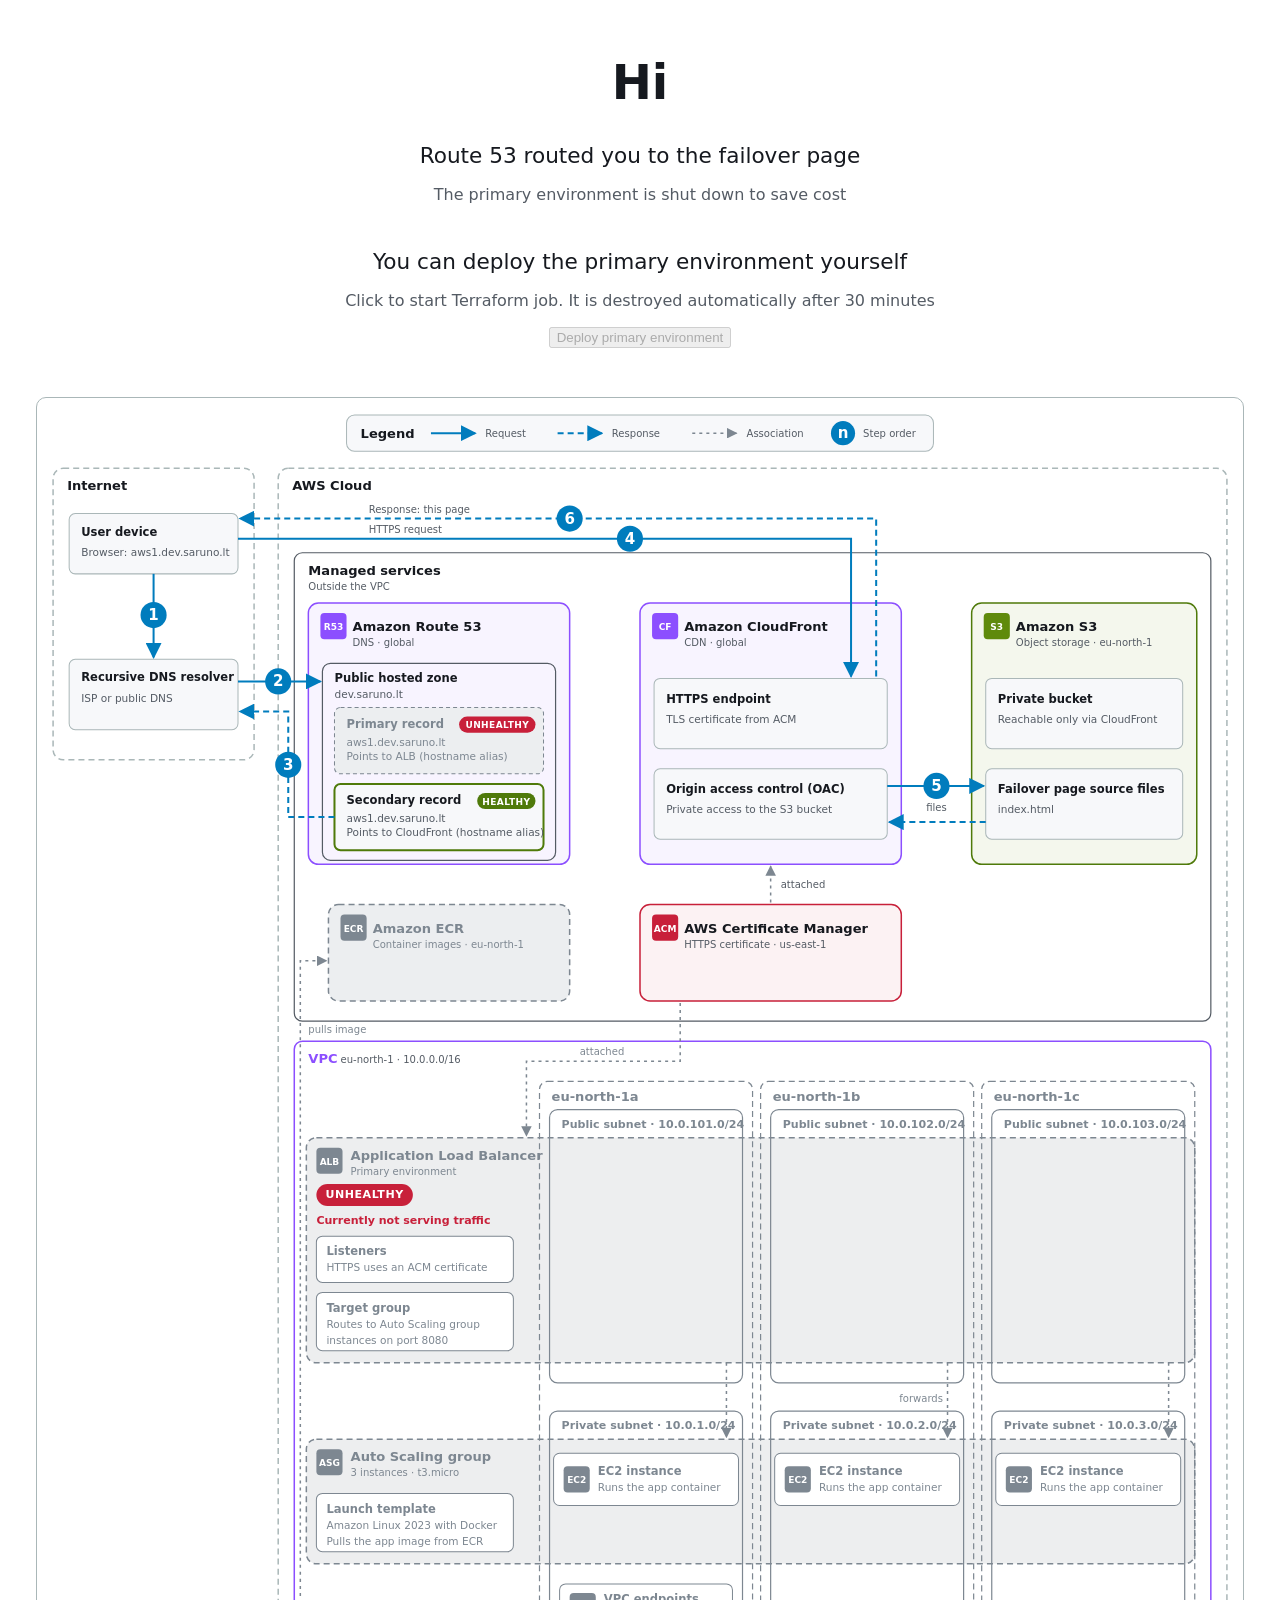
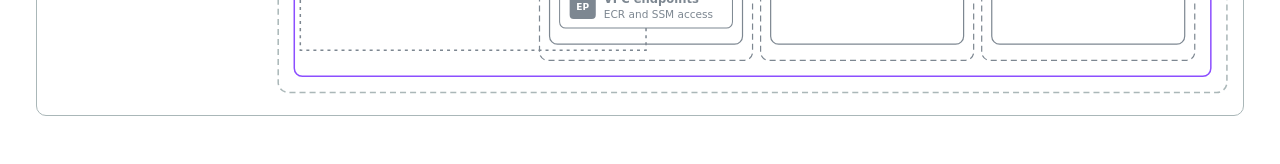
<file: terraform/persistent/content/failover/index.html>
<!doctype html>
<html lang="en">
<head>
  <meta charset="utf-8">
  <meta name="viewport" content="width=device-width, initial-scale=1">
  <title>Route 53 failover page</title>
  <style>
    :root {
      --bg: #ffffff; --fg: #16191f; --sub: #545b64; --card: #f7f8fa; --line: #aab7b8;
      --accent: #007cbd; --mute: #7d8791; --off-fill: #eceef0;
      --purple: #8c4fff; --green: #4f7a0a; --red: #c8203a;
    }
    @media (prefers-color-scheme: dark) {
      :root {
        --bg: #0f1419; --fg: #e8eaed; --sub: #a0a8b0; --card: #1a212a; --line: #3a4550;
        --accent: #4db3e6; --mute: #8a949e; --off-fill: #232a31;
        --purple: #a98bff; --green: #9bc53d; --red: #ff6b81;
      }
    }
    * { box-sizing: border-box; }
    body { margin: 0; background: var(--bg); color: var(--fg); font-family: system-ui, -apple-system, "Segoe UI", Helvetica, Arial, sans-serif; line-height: 1.5; }
    main { max-width: 1240px; margin: 0 auto; padding: 32px 16px 48px; }
    .intro { max-width: 40rem; margin: 0 auto; padding: 24px 0 8px; text-align: center; }
    h1 { font-size: 3rem; line-height: 1.1; margin: 0 0 32px; }
    .intro section { margin: 0 0 40px; }
    .intro p { margin: 0 0 12px; }
    .key { font-size: 1.35rem; line-height: 1.4; }
    .note { color: var(--sub); text-wrap: balance; }
    .scroll { overflow-x: auto; border: 1px solid var(--line); border-radius: 10px; background: var(--bg); }
    svg { display: block; width: 100%; min-width: 900px; height: auto; }

    /* SVG theme classes */
    .zone { fill: none; stroke: var(--line); stroke-width: 1.5; stroke-dasharray: 6 4; }
    .sect { fill: none; stroke: var(--sub); stroke-width: 1.2; }
    .vpc { fill: none; stroke: var(--purple); stroke-width: 1.5; }
    .vpc-t { fill: var(--purple); font-size: 13px; font-weight: 700; }
    .grp-purple { fill: var(--purple); fill-opacity: .06; stroke: var(--purple); stroke-width: 1.5; }
    .grp-green  { fill: #5f8a0c; fill-opacity: .07; stroke: var(--green); stroke-width: 1.5; }
    .grp-red    { fill: var(--red); fill-opacity: .06; stroke: var(--red); stroke-width: 1.5; }
    .grp-off    { fill: var(--off-fill); stroke: var(--mute); stroke-width: 1.5; stroke-dasharray: 6 4; }
    .card { fill: var(--card); stroke: var(--line); stroke-width: 1; }
    .card-on { fill: var(--card); stroke: var(--green); stroke-width: 2; }
    .card-off { fill: var(--off-fill); stroke: var(--mute); stroke-width: 1; stroke-dasharray: 4 3; }
    .az-off { fill: none; stroke: var(--mute); stroke-width: 1.2; stroke-dasharray: 6 4; }
    .sn { fill: var(--mute); font-size: 11px; font-weight: 700; }
    .span-off { fill: var(--mute); fill-opacity: .14; stroke: var(--mute); stroke-width: 1.5; stroke-dasharray: 6 4; }
    .card-ec2 { fill: var(--bg); stroke: var(--mute); stroke-width: 1; }
    .sub-off { fill: none; stroke: var(--mute); stroke-width: 1.2; }
    .hz { fill: none; stroke: var(--sub); stroke-width: 1.2; }
    .chip-purple { fill: var(--purple); } .chip-green { fill: #5f8a0c; } .chip-red { fill: var(--red); } .chip-off { fill: var(--mute); }
    .chip-t { fill: #fff; font-size: 9px; font-weight: 700; text-anchor: middle; }
    .gh { fill: var(--fg); font-size: 13px; font-weight: 700; }
    .gh-off { fill: var(--mute); font-size: 13px; font-weight: 700; }
    .gs { fill: var(--sub); font-size: 10px; }
    .gs-off { fill: var(--mute); font-size: 10px; }
    .ct { fill: var(--fg); font-size: 11.5px; font-weight: 700; }
    .ct-off { fill: var(--mute); font-size: 11.5px; font-weight: 700; }
    .cs { fill: var(--sub); font-size: 10.5px; }
    .cs-off { fill: var(--mute); font-size: 10.5px; }
    .st-on { fill: var(--green); font-size: 10px; font-weight: 700; text-anchor: end; }
    .st-off { fill: var(--mute); font-size: 10px; font-weight: 700; text-anchor: end; }
    .down-pill { fill: #c8203a; }
    .ok-pill { fill: #4f7a0a; }
    .pill-t { fill: #fff; font-size: 9px; font-weight: 700; text-anchor: middle; dominant-baseline: central; letter-spacing: .4px; }
    .down-t { fill: #fff; font-size: 11px; font-weight: 700; text-anchor: middle; dominant-baseline: central; letter-spacing: .5px; }
    .down-note { fill: var(--red); font-size: 11px; font-weight: 700; }
    .lbl { fill: var(--sub); font-size: 10px; text-anchor: middle; }
    .lbl-l { fill: var(--sub); font-size: 10px; }
    .lbl-off { fill: var(--mute); font-size: 10px; }
    .req  { stroke: var(--accent); stroke-width: 2; fill: none; }
    .resp { stroke: var(--accent); stroke-width: 2; fill: none; stroke-dasharray: 6 4; }
    .ref  { stroke: var(--mute); stroke-width: 1.5; fill: none; stroke-dasharray: 3 4; }
    .ref-on { stroke: var(--green); stroke-width: 2; fill: none; stroke-dasharray: 3 4; }
    .m-acc { fill: var(--accent); } .m-mute { fill: var(--mute); } .m-on { fill: var(--green); }
    .badge { fill: var(--accent); }
    .badge-t { fill: #fff; font-size: 15px; font-weight: 700; text-anchor: middle; dominant-baseline: central; }
  </style>
</head>
<body>
<main>
  <div class="intro">
    <h1>Hi</h1>

    <section>
      <p class="key">Route 53 routed you to the failover page</p>
      <p class="note">The primary environment is shut down to save cost</p>
    </section>

    <section>
      <p class="key">You can deploy the primary environment yourself</p>
      <p class="note">Click to start Terraform job. It is destroyed automatically after 30 minutes</p>
      <p><button type="button" disabled>Deploy primary environment</button></p>
    </section>
  </div>

  <div class="scroll">
  <svg viewBox="0 0 1200 1310" role="img" aria-labelledby="dg-title dg-desc">
    <title id="dg-title">Request path from a user's device to the Route 53 failover page</title>
    <desc id="dg-desc">The device asks a DNS resolver, which queries Route 53. The primary record points to the Application Load Balancer in the VPC, which is currently shut down. Behind it, shown greyed out, the VPC spans three availability zones, each with a public subnet and a private subnet. The load balancer, with its listeners and target group and its HTTPS certificate from ACM, spans the public subnets and forwards to one EC2 instance per zone in an Auto Scaling group, which is defined by a launch template. The instances pull their container image from ECR through VPC endpoints. Because the primary environment is shut down, the secondary record to CloudFront is used. The device connects to CloudFront over HTTPS using an ACM certificate. CloudFront uses origin access control to fetch the failover page files from a private S3 bucket.</desc>
    <defs>
      <marker id="a-acc" viewBox="0 0 10 10" refX="9" refY="5" markerWidth="8" markerHeight="8" orient="auto-start-reverse"><path d="M0 0 L10 5 L0 10 z" class="m-acc"/></marker>
      <marker id="a-mute" viewBox="0 0 10 10" refX="9" refY="5" markerWidth="7" markerHeight="7" orient="auto-start-reverse"><path d="M0 0 L10 5 L0 10 z" class="m-mute"/></marker>
      <marker id="a-on" viewBox="0 0 10 10" refX="9" refY="5" markerWidth="8" markerHeight="8" orient="auto-start-reverse"><path d="M0 0 L10 5 L0 10 z" class="m-on"/></marker>
    </defs>

    <!-- ===== Legend ===== -->
    <g transform="translate(-292 11)">
    <rect class="card" x="600" y="6" width="584" height="36" rx="8"/>
    <text class="gh" x="614" y="24" style="dominant-baseline:central">Legend</text>
    <path class="req" d="M684 24 H728" marker-end="url(#a-acc)"/>
    <text class="lbl-l" x="738" y="24" style="dominant-baseline:central">Request</text>
    <path class="resp" d="M810 24 H854" marker-end="url(#a-acc)"/>
    <text class="lbl-l" x="864" y="24" style="dominant-baseline:central">Response</text>
    <path class="ref" d="M944 24 H988" marker-end="url(#a-mute)"/>
    <text class="lbl-l" x="998" y="24" style="dominant-baseline:central">Association</text>
    <circle class="badge" cx="1094" cy="24" r="12"/>
    <text class="badge-t" x="1094" y="24" >n</text>
    <text class="lbl-l" x="1114" y="24" style="dominant-baseline:central">Step order</text>
    </g>

    <g transform="translate(0 20)">

    <!-- ===== Boundaries ===== -->
    <rect class="zone" x="16" y="50" width="200" height="290" rx="10"/>
    <text class="gh" x="30" y="72">Internet</text>
    <rect class="zone" x="240" y="50" width="944" height="1218" rx="10"/>
    <text class="gh" x="254" y="72">AWS Cloud</text>

    <!-- Managed services section -->
    <rect class="sect" x="256" y="134" width="912" height="466" rx="8"/>
    <text class="gh" x="270" y="156">Managed services</text>
    <text class="gs" x="270" y="171">Outside the VPC</text>

    <!-- VPC section -->
    <rect class="vpc" x="256" y="620" width="912" height="632" rx="8"/>
    <text class="vpc-t" x="270" y="642">VPC</text>
    <text class="gs" x="302" y="642">eu-north-1 · 10.0.0.0/16</text>

    <!-- ===== Internet ===== -->
    <rect class="card" x="32" y="95" width="168" height="60" rx="6"/>
    <text class="ct" x="44" y="117">User device</text>
    <text class="cs" x="44" y="137">Browser: aws1.dev.saruno.lt</text>

    <rect class="card" x="32" y="240" width="168" height="70" rx="6"/>
    <text class="ct" x="44" y="262">Recursive DNS resolver</text>
    <text class="cs" x="44" y="282">ISP or public DNS</text>

    <!-- ===== Route 53 ===== -->
    <rect class="grp-purple" x="270" y="184" width="260" height="260" rx="10"/>
    <rect class="chip-purple" x="282" y="194" width="26" height="26" rx="4"/>
    <text class="chip-t" x="295" y="211">R53</text>
    <text class="gh" x="314" y="212">Amazon Route 53</text>
    <text class="gs" x="314" y="227">DNS · global</text>

    <rect class="hz" x="284" y="244" width="232" height="196" rx="8"/>
    <text class="ct" x="296" y="263">Public hosted zone</text>
    <text class="cs" x="296" y="279">dev.saruno.lt</text>

    <rect class="card-off" x="296" y="288" width="208" height="66" rx="6"/>
    <text class="ct-off" x="308" y="308">Primary record</text>
    <rect class="down-pill" x="420" y="297" width="76" height="16" rx="8"/>
    <text class="pill-t" x="458" y="305.5">UNHEALTHY</text>
    <text class="cs-off" x="308" y="326">aws1.dev.saruno.lt</text>
    <text class="cs-off" x="308" y="340">Points to ALB (hostname alias)</text>

    <rect class="card-on" x="296" y="364" width="208" height="66" rx="6"/>
    <text class="ct" x="308" y="384">Secondary record</text>
    <rect class="ok-pill" x="438" y="373" width="58" height="16" rx="8"/>
    <text class="pill-t" x="467" y="381.5">HEALTHY</text>
    <text class="cs" x="308" y="402">aws1.dev.saruno.lt</text>
    <text class="cs" x="308" y="416">Points to CloudFront (hostname alias)</text>

    <!-- ===== CloudFront ===== -->
    <rect class="grp-purple" x="600" y="184" width="260" height="260" rx="10"/>
    <rect class="chip-purple" x="612" y="194" width="26" height="26" rx="4"/>
    <text class="chip-t" x="625" y="211">CF</text>
    <text class="gh" x="644" y="212">Amazon CloudFront</text>
    <text class="gs" x="644" y="227">CDN · global</text>

    <rect class="card" x="614" y="259" width="232" height="70" rx="6"/>
    <text class="ct" x="626" y="283">HTTPS endpoint</text>
    <text class="cs" x="626" y="303">TLS certificate from ACM</text>

    <rect class="card" x="614" y="349" width="232" height="70" rx="6"/>
    <text class="ct" x="626" y="373">Origin access control (OAC)</text>
    <text class="cs" x="626" y="393">Private access to the S3 bucket</text>

    <!-- ===== S3 ===== -->
    <rect class="grp-green" x="930" y="184" width="224" height="260" rx="10"/>
    <rect class="chip-green" x="942" y="194" width="26" height="26" rx="4"/>
    <text class="chip-t" x="955" y="211">S3</text>
    <text class="gh" x="974" y="212">Amazon S3</text>
    <text class="gs" x="974" y="227">Object storage · eu-north-1</text>

    <rect class="card" x="944" y="259" width="196" height="70" rx="6"/>
    <text class="ct" x="956" y="283">Private bucket</text>
    <text class="cs" x="956" y="303">Reachable only via CloudFront</text>

    <rect class="card" x="944" y="349" width="196" height="70" rx="6"/>
    <text class="ct" x="956" y="373">Failover page source files</text>
    <text class="cs" x="956" y="393">index.html</text>

    <!-- ===== ACM ===== -->
    <rect class="grp-red" x="600" y="484" width="260" height="96" rx="10"/>
    <rect class="chip-red" x="612" y="494" width="26" height="26" rx="4"/>
    <text class="chip-t" x="625" y="511">ACM</text>
    <text class="gh" x="644" y="512">AWS Certificate Manager</text>
    <text class="gs" x="644" y="527">HTTPS certificate · us-east-1</text>

    <!-- ===== Behind the ALB (in VPC): three AZs, greyed out, inactive ===== -->
    <rect class="az-off" x="500" y="660" width="212" height="576" rx="8"/>
    <text class="gh-off" x="512" y="680">eu-north-1a</text>
    <rect class="sub-off" x="510" y="688" width="192" height="272" rx="8"/>
    <text class="sn" x="522" y="706">Public subnet · 10.0.101.0/24</text>
    <rect class="sub-off" x="510" y="988" width="192" height="232" rx="8"/>
    <text class="sn" x="522" y="1006">Private subnet · 10.0.1.0/24</text>
    <rect class="az-off" x="720" y="660" width="212" height="576" rx="8"/>
    <text class="gh-off" x="732" y="680">eu-north-1b</text>
    <rect class="sub-off" x="730" y="688" width="192" height="272" rx="8"/>
    <text class="sn" x="742" y="706">Public subnet · 10.0.102.0/24</text>
    <rect class="sub-off" x="730" y="988" width="192" height="232" rx="8"/>
    <text class="sn" x="742" y="1006">Private subnet · 10.0.2.0/24</text>
    <rect class="az-off" x="940" y="660" width="212" height="576" rx="8"/>
    <text class="gh-off" x="952" y="680">eu-north-1c</text>
    <rect class="sub-off" x="950" y="688" width="192" height="272" rx="8"/>
    <text class="sn" x="962" y="706">Public subnet · 10.0.103.0/24</text>
    <rect class="sub-off" x="950" y="988" width="192" height="232" rx="8"/>
    <text class="sn" x="962" y="1006">Private subnet · 10.0.3.0/24</text>

    <!-- ALB: one bar across the public subnets, with its details inside -->
    <rect class="span-off" x="268" y="716" width="884" height="224" rx="10"/>
    <rect class="chip-off" x="278" y="726" width="26" height="26" rx="4"/>
    <text class="chip-t" x="291" y="743">ALB</text>
    <text class="gh-off" x="312" y="738">Application Load Balancer</text>
    <text class="gs-off" x="312" y="753">Primary environment</text>
    <rect class="down-pill" x="278" y="762" width="96" height="22" rx="11"/>
    <text class="down-t" x="326" y="773">UNHEALTHY</text>
    <text class="down-note" x="278" y="802">Currently not serving traffic</text>

    <rect class="card-ec2" x="278" y="814" width="196" height="46" rx="6"/>
    <text class="ct-off" x="288" y="833">Listeners</text>
    <text class="cs-off" x="288" y="849">HTTPS uses an ACM certificate</text>

    <rect class="card-ec2" x="278" y="870" width="196" height="58" rx="6"/>
    <text class="ct-off" x="288" y="889">Target group</text>
    <text class="cs-off" x="288" y="905">Routes to Auto Scaling group</text>
    <text class="cs-off" x="288" y="921">instances on port 8080</text>

    <!-- ASG: one bar across the private subnets, with its details inside -->
    <rect class="span-off" x="268" y="1016" width="884" height="124" rx="10"/>
    <rect class="chip-off" x="278" y="1026" width="26" height="26" rx="4"/>
    <text class="chip-t" x="291" y="1043">ASG</text>
    <text class="gh-off" x="312" y="1038">Auto Scaling group</text>
    <text class="gs-off" x="312" y="1053">3 instances · t3.micro</text>

    <rect class="card-ec2" x="278" y="1070" width="196" height="58" rx="6"/>
    <text class="ct-off" x="288" y="1089">Launch template</text>
    <text class="cs-off" x="288" y="1105">Amazon Linux 2023 with Docker</text>
    <text class="cs-off" x="288" y="1121">Pulls the app image from ECR</text>

    <rect class="card-ec2" x="514" y="1030" width="184" height="52" rx="6"/>
    <rect class="chip-off" x="524" y="1043" width="26" height="26" rx="4"/>
    <text class="chip-t" x="537" y="1060">EC2</text>
    <text class="ct-off" x="558" y="1052">EC2 instance</text>
    <text class="cs-off" x="558" y="1068">Runs the app container</text>
    <rect class="card-ec2" x="734" y="1030" width="184" height="52" rx="6"/>
    <rect class="chip-off" x="744" y="1043" width="26" height="26" rx="4"/>
    <text class="chip-t" x="757" y="1060">EC2</text>
    <text class="ct-off" x="778" y="1052">EC2 instance</text>
    <text class="cs-off" x="778" y="1068">Runs the app container</text>
    <rect class="card-ec2" x="954" y="1030" width="184" height="52" rx="6"/>
    <rect class="chip-off" x="964" y="1043" width="26" height="26" rx="4"/>
    <text class="chip-t" x="977" y="1060">EC2</text>
    <text class="ct-off" x="998" y="1052">EC2 instance</text>
    <text class="cs-off" x="998" y="1068">Runs the app container</text>

    <!-- VPC endpoints (AZ a only) -->
    <rect class="card-ec2" x="520" y="1160" width="172" height="44" rx="6"/>
    <rect class="chip-off" x="530" y="1169" width="26" height="26" rx="4"/>
    <text class="chip-t" x="543" y="1186">EP</text>
    <text class="ct-off" x="564" y="1179">VPC endpoints</text>
    <text class="cs-off" x="564" y="1194">ECR and SSM access</text>

    <!-- ===== ECR (managed, greyed: only used by the primary environment) ===== -->
    <rect class="grp-off" x="290" y="484" width="240" height="96" rx="10"/>
    <rect class="chip-off" x="302" y="494" width="26" height="26" rx="4"/>
    <text class="chip-t" x="315" y="511">ECR</text>
    <text class="gh-off" x="334" y="512">Amazon ECR</text>
    <text class="gs-off" x="334" y="527">Container images · eu-north-1</text>

    <!-- ===== Flow arrows ===== -->
    <!-- 1 device -> resolver -->
    <path class="req" d="M116 155 V238" marker-end="url(#a-acc)"/>
    <!-- 2 resolver -> hosted zone -->
    <path class="req" d="M200 262 H282" marker-end="url(#a-acc)"/>
    <!-- 3 DNS answer: from the secondary record -->
    <path class="resp" d="M296 397 H250 V292 H202" marker-end="url(#a-acc)"/>
    <!-- ACM attached -->
    <path class="ref" d="M730 482 V446" marker-end="url(#a-mute)"/>
    <text class="lbl-l" x="740" y="468">attached</text>
    <!-- inactive path: ALB -> instances (per AZ), endpoints -> ECR -->
    <path class="ref" d="M686 940 V1014" marker-end="url(#a-mute)"/>
    <path class="ref" d="M906 940 V1014" marker-end="url(#a-mute)"/>
    <path class="ref" d="M1126 940 V1014" marker-end="url(#a-mute)"/>
    <text class="lbl-off" x="858" y="979">forwards</text>
    <path class="ref" d="M606 1204 V1226 H262 V540 H288" marker-end="url(#a-mute)"/>
    <text class="lbl-off" x="270" y="612">pulls image</text>
    <!-- ACM -> ALB (HTTPS certificate) -->
    <path class="ref" d="M640 582 V640 H487 V714" marker-end="url(#a-mute)"/>
    <text class="lbl-off" x="540" y="634">attached</text>
    <!-- 4 device -> CloudFront -->
    <path class="req" d="M200 120 H810 V257" marker-end="url(#a-acc)"/>
    <text class="lbl-l" x="330" y="114">HTTPS request</text>
    <!-- 6 CloudFront -> device -->
    <path class="resp" d="M835 257 V100 H202" marker-end="url(#a-acc)"/>
    <text class="lbl-l" x="330" y="94">Response: this page</text>
    <!-- 5 CloudFront <-> S3 -->
    <path class="req" d="M846 366 H942" marker-end="url(#a-acc)"/>
    <path class="resp" d="M944 402 H848" marker-end="url(#a-acc)"/>
    <text class="lbl" x="895" y="391">files</text>

    <!-- ===== Step badges ===== -->
    <g>
      <circle class="badge" cx="116" cy="196" r="13"/><text class="badge-t" x="116" y="196">1</text>
      <circle class="badge" cx="240" cy="262" r="13"/><text class="badge-t" x="240" y="262">2</text>
      <circle class="badge" cx="250" cy="345" r="13"/><text class="badge-t" x="250" y="345">3</text>
      <circle class="badge" cx="590" cy="120" r="13"/><text class="badge-t" x="590" y="120">4</text>
      <circle class="badge" cx="895" cy="366" r="13"/><text class="badge-t" x="895" y="366">5</text>
      <circle class="badge" cx="530" cy="100" r="13"/><text class="badge-t" x="530" y="100">6</text>
    </g>
    </g>
  </svg>
  </div>
</main>
</body>
</html>
</file>
